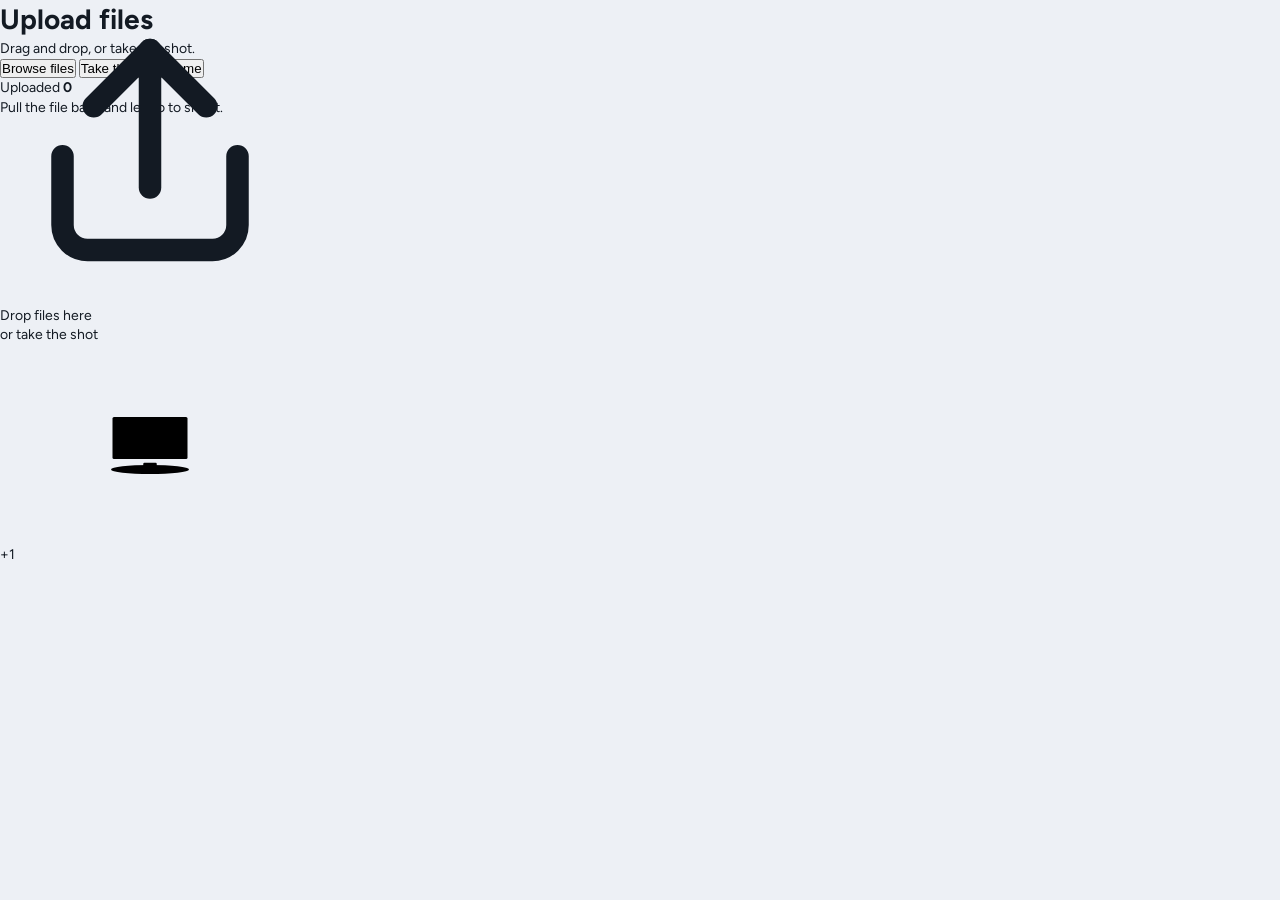
<file: bell/index.html>
<!DOCTYPE html>
<html lang="en"
<head>
    <meta charset="UTF-8">
    <meta name="viewport" content="width=device-width, initial-scale=1.0">
    <meta name="claude:viewport-fit-sides" content="cover">
    <link rel="preconnect" href="https://fonts.googleapis.com">
    <link rel="preconnect" href="https://fonts.gstatic.com" crossorigin>
    <link href="https://fonts.googleapis.com/css2?family=Figtree:wght@400;500;600;700&display=swap" rel="stylesheet">
    <title>Basketball Style File Upload</title>
    <link rel="stylesheet" href="./style.css">
</head>

<body>
    <div class="stage" id="stage">
        <div class="world" id="world">
            <div class="hoopg" id="hoopg">
                <div class="zone" id="zone">
                    <svg viewBox="0 0 24 24" fill="none" stroke="currentColor" stroke-width="1.8" stroke-linecap="round"
                        stroke-linejoin="round" aria-hidden="true">
                        <path d="M12 15V4" />
                        <path d="M7.5 8.5 12 4l4.5 4.5" />
                        <path d="M5 12.5V18a2 2 0 0 0 2 2h10a2 2 0 0 0 2-2v-5.5" />
                    </svg>
                    <div class="zt">Drop files here</div>
                    <div class="zs">or take the shot</div>
                </div>
                <svg class="hoop" viewBox="0 0 400 260" aria-hidden="true">
                    <rect class="board" x="150" y="96" width="100" height="56" rx="2" />
                    <g class="net" id="net">
                        <path class="meshline" id="mesh" />
                    </g>
                    <rect class="bracket" x="191" y="157" width="18" height="9" rx="1.5" />
                    <ellipse class="rim" cx="200" cy="166" rx="52" ry="6" />
                </svg>
                <div class="pop" id="pop">+1</div>
            </div>

            <div id="dots"></div>
            <svg class="aim" id="aim" aria-hidden="true" hidden>
                <line class="band" id="band" x1="0" y1="0" x2="0" y2="0" />
                <line class="arrow" id="aimLine" x1="0" y1="0" x2="0" y2="0" />
                <path id="aimHead" d="" />
            </svg>

            <div class="file idle" id="file" role="button" tabindex="0" aria-label="Shoot the file into the hoop">
                <div class="inner" id="fileInner"></div>
            </div>
            <div class="cap" id="cap"></div>
        </div>

        <header class="head" id="head">
            <div class="headl">
                <h1>Upload files</h1>
                <p class="sub">Drag and drop, or take the shot.</p>
                <div class="actions">
                    <button class="btn" id="browse" type="button">Browse files</button>
                    <button class="btn ghost" id="auto" type="button">Take the shot for me</button>
                </div>
            </div>
            <div class="badge" id="badge">Uploaded <b id="count">0</b></div>
        </header>

        <div class="dock">
            <p class="status" id="status" aria-live="polite">Pull the file back and let go to shoot.</p>
            <ul class="list" id="list"></ul>
        </div>
        <input type="file" id="input" multiple hidden>
    </div>


</body>

</html>
</file>
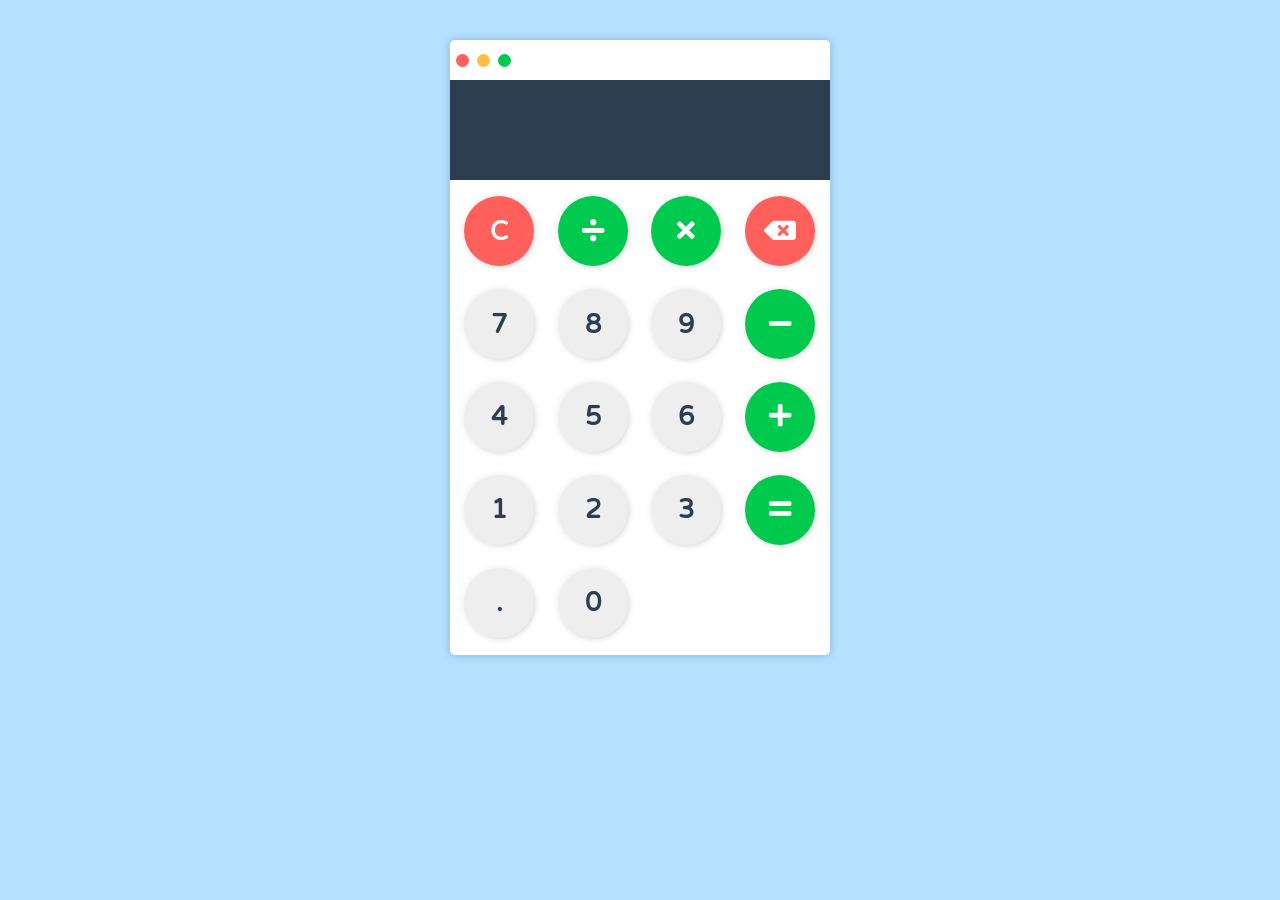
<file: calculator/index.html>
<!doctype html>
<html lang="en">
  <head>
    <meta charset="UTF-8" />
    <meta name="viewport" content="width=device-width, initial-scale=1.0" />
    <title>Calculator</title>
    <link rel="stylesheet" href="./style.css" />
    <link rel="stylesheet" href="./assets/fontawesome/css/all-fonts.min.css" />
  </head>
  <body>
    <!-- CALCULATOR APP -->
    <div class="calculator-container">
      <div class="header-nav">
        <span class="header-dot red-dot"></span>
        <span class="header-dot yellow-dot"></span>
        <span class="header-dot green-dot"></span>
      </div>
      <!-- OUTPUT -->
      <div class="display-input-wrapper">
        <div class="output-operand previous-operand"></div>
        <div class="output-operand current-operand"></div>
      </div>

      <div class="buttons-wrapper">
        <button class="btn operator" data-btn="c">C</button>
        <button class="btn operator green-operator" data-btn="/">
          <i class="fa fa-divide"></i>
        </button>
        <button class="btn operator green-operator" data-btn="*">
          <i class="fa fa-times"></i>
        </button>
        <button class="btn operator" data-btn="de">
          <i class="fa fa-backspace"></i>
        </button>
        <button class="btn" data-btn="7">7</button>
        <button class="btn" data-btn="8">8</button>
        <button class="btn" data-btn="9">9</button>
        <button class="btn operator green-operator" data-btn="-">
          <i class="fa fa-minus"></i>
        </button>
        <button class="btn" data-btn="4">4</button>
        <button class="btn" data-btn="5">5</button>
        <button class="btn" data-btn="6">6</button>
        <button class="btn operator green-operator" data-btn="+">
          <i class="fa fa-plus"></i>
        </button>
        <button class="btn" data-btn="1">1</button>
        <button class="btn" data-btn="2">2</button>
        <button class="btn" data-btn="3">3</button>
        <button class="btn operator green-operator" data-btn="=">
          <i class="fa fa-equals"></i>
        </button>
        <button class="btn" data-btn=".">.</button>
        <button class="btn" data-btn="0">0</button>
      </div>
    </div>

    <!-- SCIPRTS -->
    <script src="./main.js"></script>
  </body>
</html>
</file>
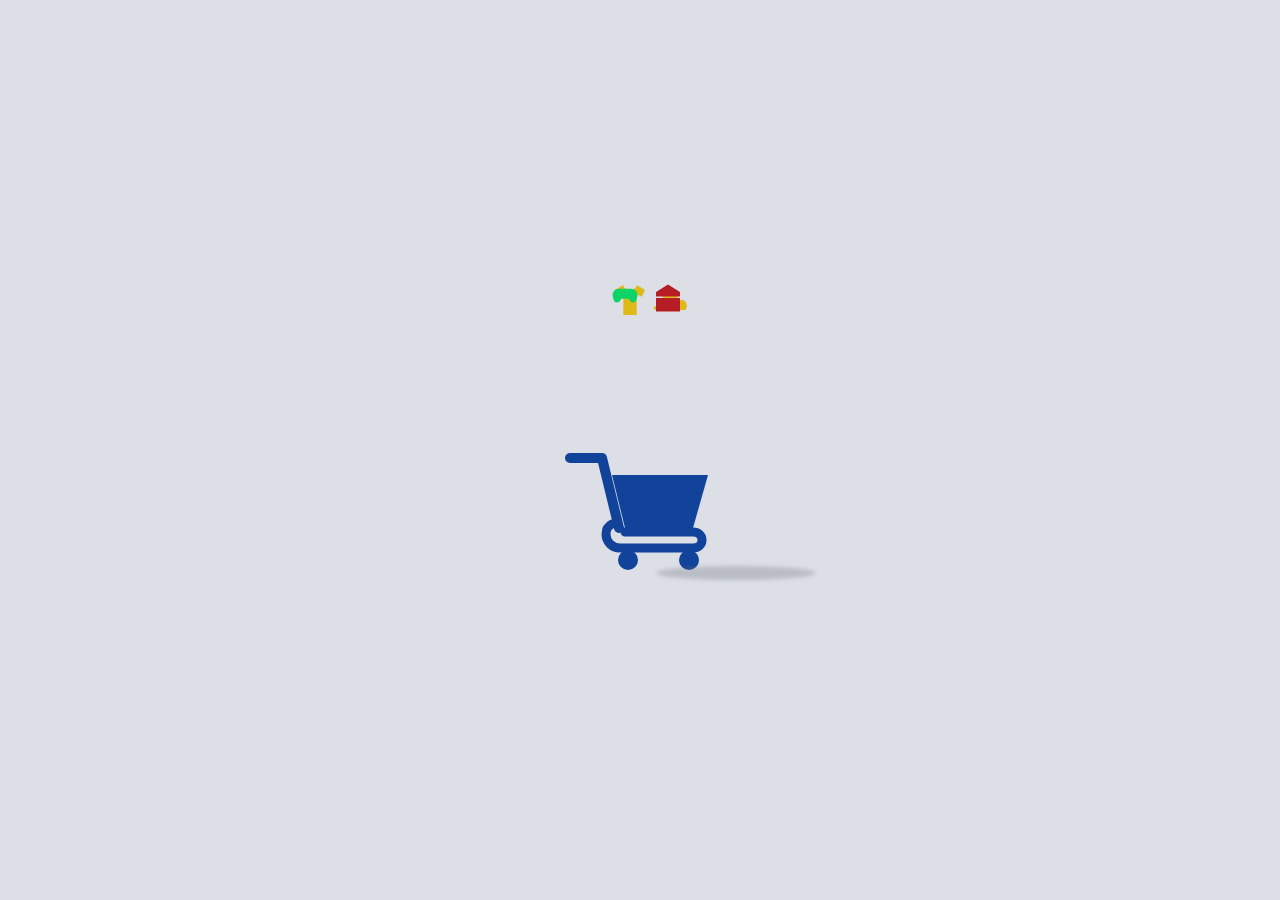
<file: Cart loading animation/index.html>
<!DOCTYPE html>
<html lang="en">
<head>
    <meta charset="UTF-8">
    <meta name="viewport" content="width=device-width, initial-scale=1.0">
    <title>Cart loading animation</title>
    <link rel="stylesheet" href="style.css">
</head>
<body>
    <div class="cart-stage">
        <div class="items" id="items"></div>
       <svg
       class="cart-icon"
       width="180"
       height="180"
       viewBox="0 0 180 180"
       fill="none"
       xmlns="http://www.w3.org/2000/svg"> 
       <!-- handle -->
        <path
        d="M20 38H52L69 108"
        stroke="currentColor"
        stroke-width="10"
        stroke-linecap="round"
        stroke-linejoin="round"
        />
        <!-- cart basket -->
        <path
       d="M62 55H158L143 108H75L62 55Z"
       fill="currentColor"
        />
        <!--  lower cart frame -->
    <path
    d="M75 112H143C148 112 152 115 152 120C152 125 148 128 143 128H70C62 128 56 122 56 114C56 110 58 106 62 104"
    stroke="currentColor"
    stroke-width="9"
    stroke-linecap="round"
    stroke-linejoin="round"
  />
  <!-- left wheel -->
   <circle
  cx="78" 
  cy="140"
  r="10"
  fill="currentColor"/>
  <!-- right wheel -->
  <circle
  cx="139"
  cy="140"
  r="10"
  fill="currentColor"/>
    </svg>
      <div class="cart-shadow"></div>
    </div>
    <script src="./javascript.js" ></script>
 
    
</body>
</html>
</file>
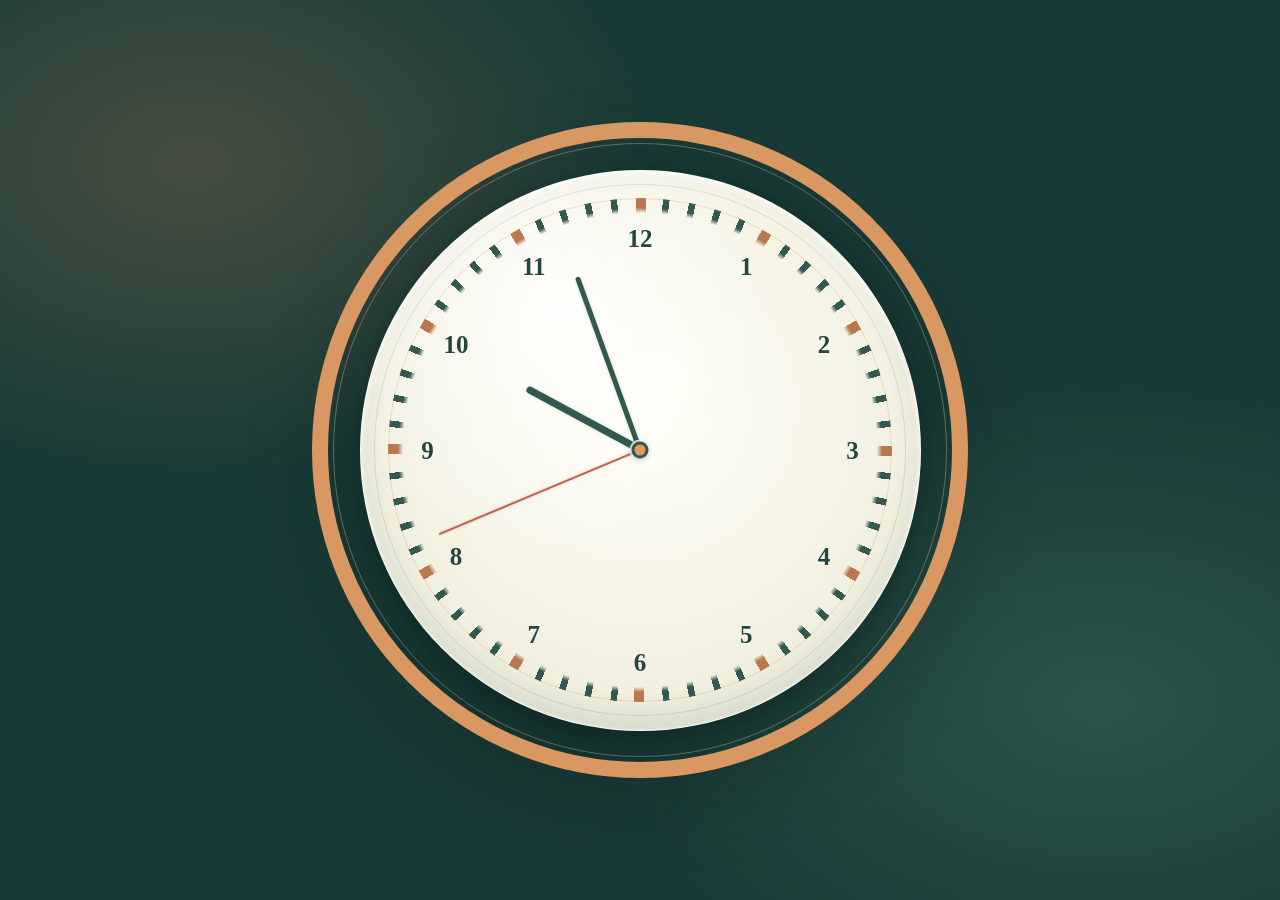
<file: modern clock/index.html>
<!DOCTYPE html>
<html lang="en">

<head>
    <meta charset="UTF-8">
    <meta name="viewport" content="width=device-width, initial-scale=1.0">
    <title>modern clock ⏰</title>
    <link rel="stylesheet" href="style.css">

   
</head>

<body>
    <div class="clock" >
        <svg class="bezel" viewBox="0 0 660 660">
            <circle cx="330" cy="330" r="320"/>
        </svg>
        <div class="dial">
            <div class="markers"></div>
            <div class="numbers" aria-hidden="true">
                <span>12</span>
                <span>1</span>
                <span>2</span>
                <span>3</span>
                <span>4</span>
                <span>5</span>
                <span>6</span>
                <span>7</span>
                <span>8</span>
                <span>9</span>
                <span>10</span>
                <span>11</span>
            </div>
            <i class="hand hour"></i>
            <i class="hand minute"></i>
            <i class="hand second"></i>
            <span class="pin"></span>
        </div>
    </div>
  
     

<script src="script.js" defer></script>
</body>


</html>
</file>
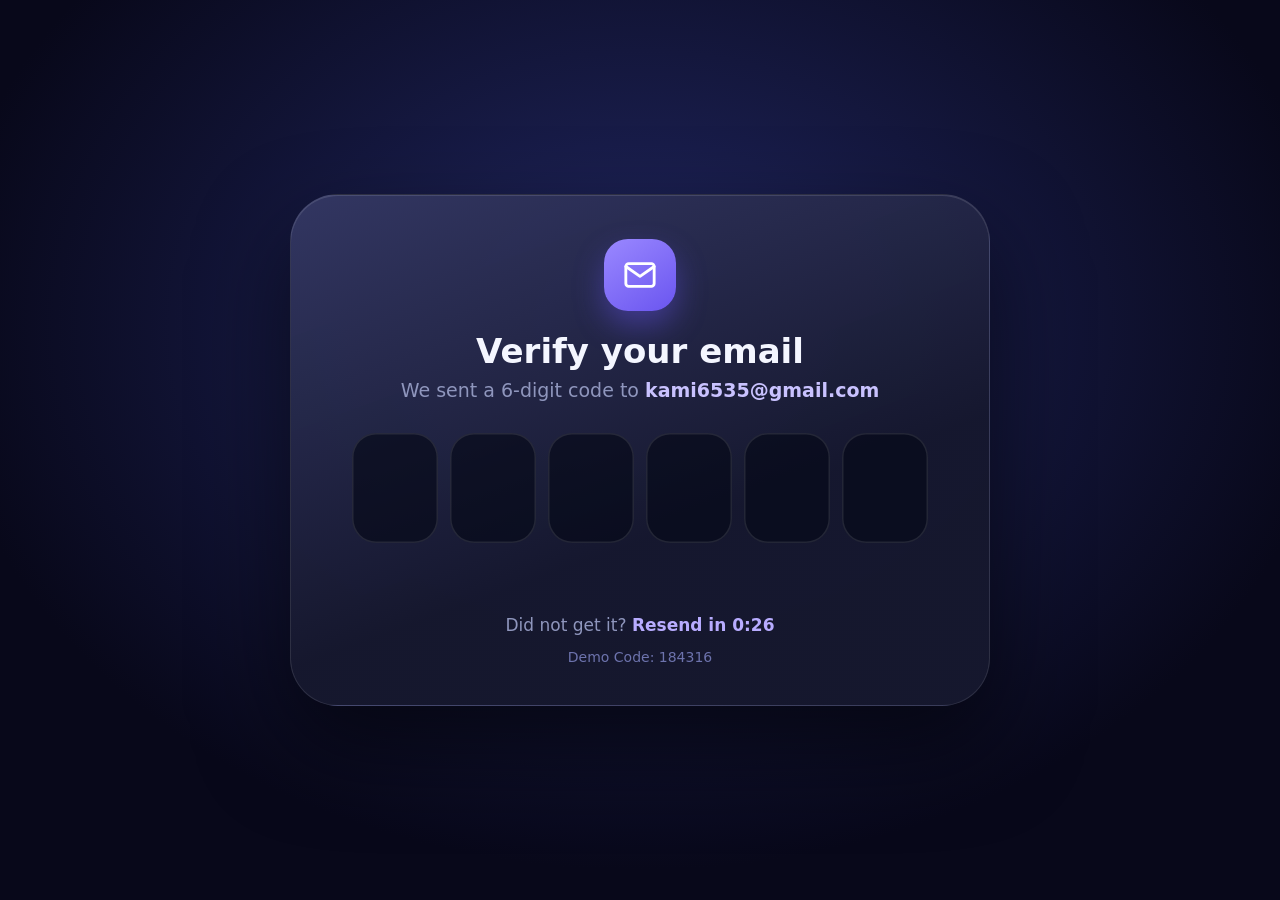
<file: otp/index.html>
<!DOCTYPE html>
<html lang="en">
  <head>
    <meta charset="UTF-8">
    <meta name="viewport" content="width=device-width, initial-scale=1.0">
    <title>6-Digit Code that Fills the Input Field</title>
    <link rel="stylesheet" href="./style.css">
  </head>
  <body>
    <!-- 6 Digit Code that Fills the Input Field -->
    <div class="card" id="card">
      <div class="ico" id="ico">
        <svg width="34" height="34" viewBox="0 0 24 24" fill="none" stroke="#fff" stroke-width="2" stroke-linecap="round" stroke-linejoin="round" aria-hidden="true">
          <path d="M4 4h16a2 2 0 0 1 2 2v12a2 2 0 0 1-2 2H4a2 2 0 0 1-2-2V6a2 2 0 0 1 2-2z"></path>
          <path d="M22 6l-10 7L2 6"></path>
        </svg>
      </div>
      <h1 id="ttl">Verify your email</h1>
      <p class="sub" id="sub">We sent a 6-digit code to <b>kami6535@gmail.com</b></p>
      <div class="otp" id="otp" aria-label="One-time password"></div>
      <div class="msg" id="msg" role="status" aria-live="polite"></div>
      <div class="rs">Did not get it? <b id="cd">Resend in 0:27</b></div>
      <div class="hint">Demo Code: 184316</div>
    </div>
    <script src="./script.js"></script>
  </body>
</html>
</file>
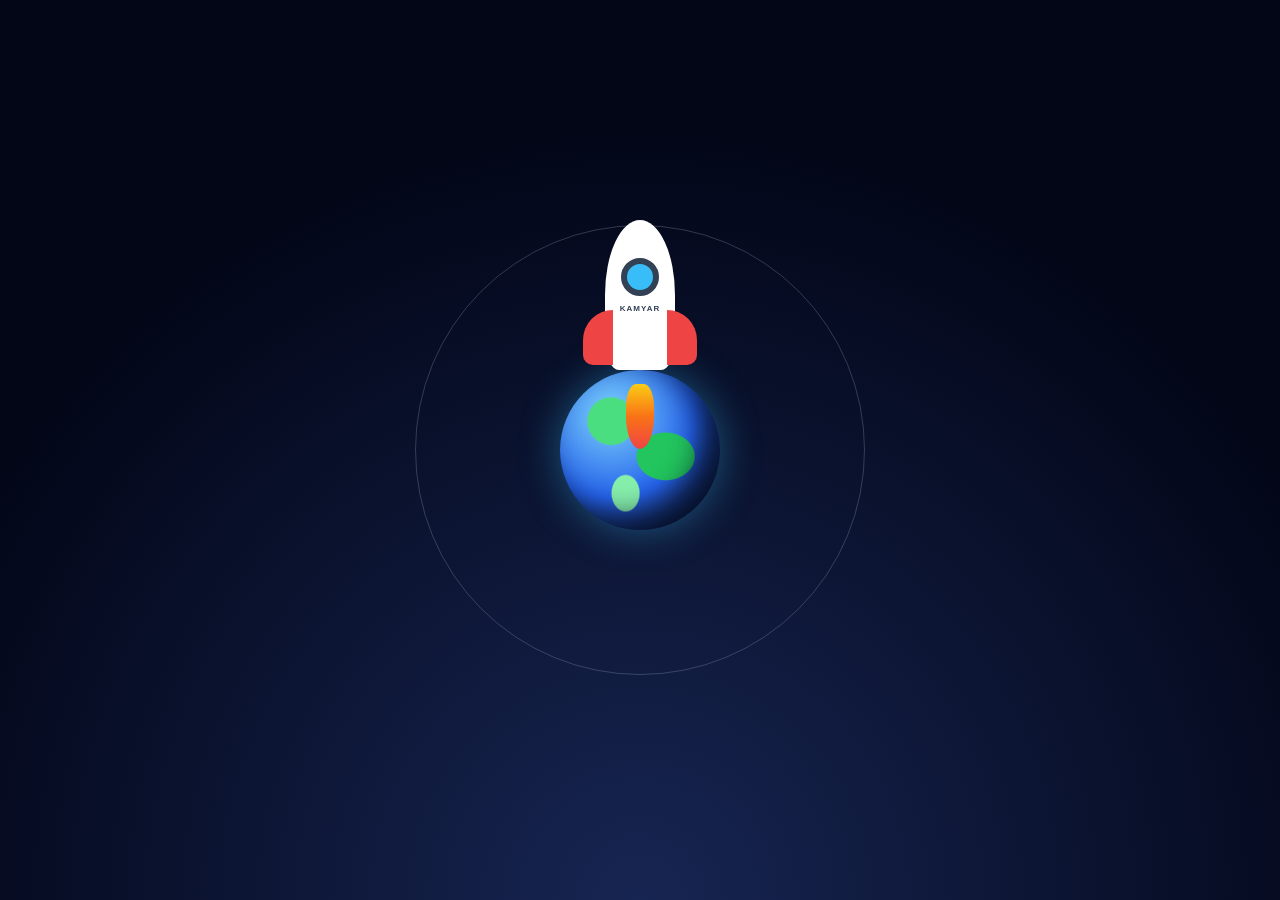
<file: rocket/index.html>
<!DOCTYPE html>
<html lang="en">

<head>
    <meta charset="UTF-8">
    <meta name="viewport" content="width=device-width, initial-scale=1.0">

    <title>Rocket</title>
    <link rel="stylesheet" href="style.css">
    <script src="javascript.js" defer></script>
</head>

<body>
    <!-- Item Rocket   -->
    <div class="scene">
        <div class="earth" role="img" aria-label="Earth"></div>
        <div class="orbit-track"></div>
        <div class="orbit">
            <div class="rocket" id="rocket">
                <div class="window"></div>
                <span class="rocket-label">Kamyar</span>
                <div class=" fin left"></div>
                <div class=" fin right"></div>
                <div class=" fiame  "></div>
            </div>
        </div>
    </div>

</body>

</html>
</file>
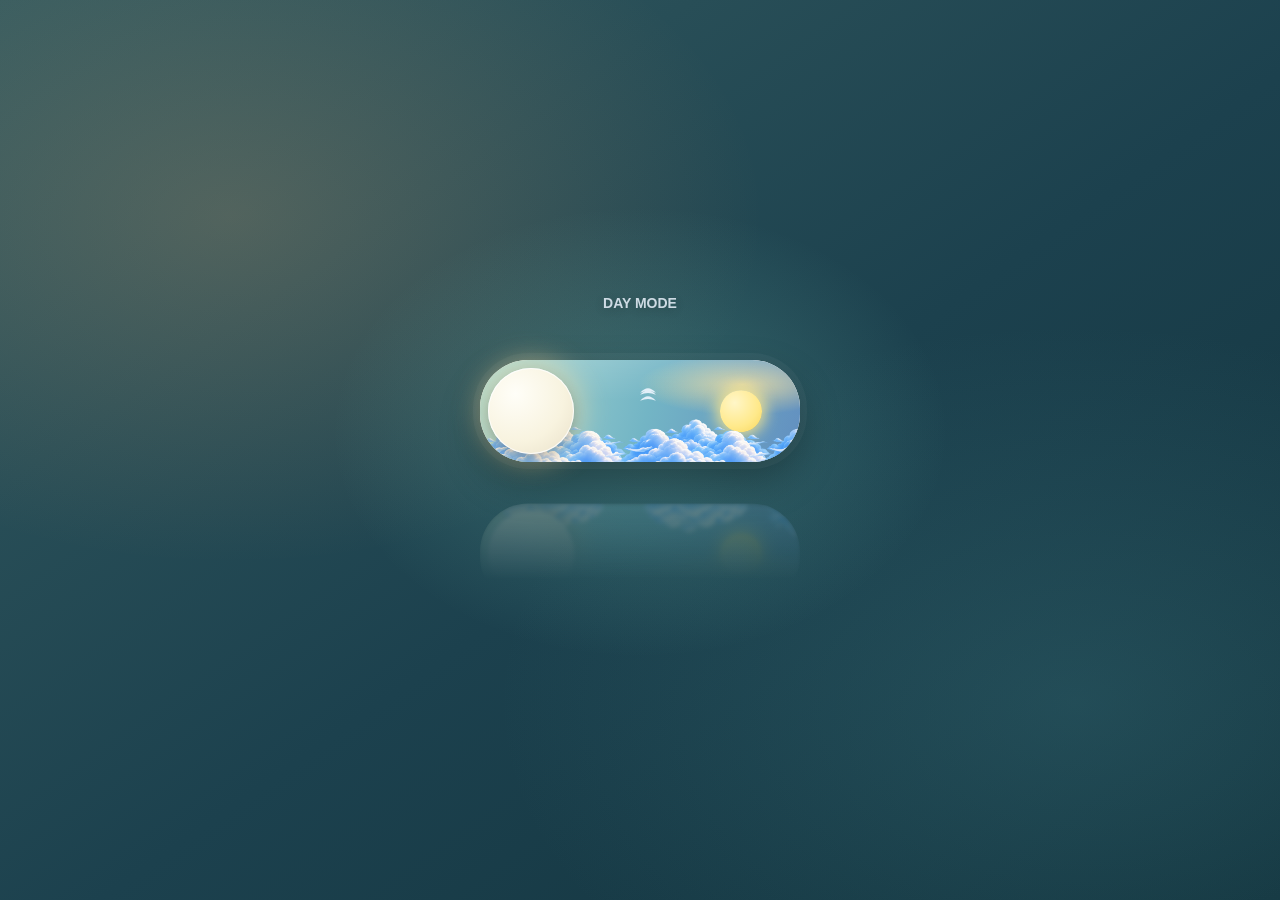
<file: Day-Night-Toggle-main/essats/img/index.html>
<!DOCTYPE html>
<html lang="en">

<head>
  <meta charset="UTF-8">
  <meta name="viewport" content="width=device-width, initial-scale=1.0">
  <title>Day / Night mode toggle</title>
</head>
<link rel="stylesheet" href="./style.css">

<body>
  <div class="stage" id="stage">

    <!-- =========================
         PAGE STARS
    ========================== -->
    <div class="page-stars" id="pageStars"></div>


    <!-- =========================
         SHOOTING STARS
    ========================== -->
    <div class="shooting-stars">

      <div class="shooting" style="
          top:14%;
          left:70%;
          animation-duration:5.5s;
          animation-delay:.2s;
        "></div>

      <div class="shooting" style="
          top:26%;
          left:40%;
          animation-duration:8s;
          animation-delay:.5s;
        "></div>

      <div class="shooting" style="
          top:8%;
          left:85%;
          animation-duration:7s;
          animation-delay:.8s;
        "></div>

    </div>


    <!-- =========================
         MAIN SCENE
    ========================== -->
    <div class="scene">

      <!-- LABEL -->
      <div class="label">

        <span id="labelDay" class="visible">
          Day Mode
        </span>

        <span id="labelNight">
          Night Mode
        </span>

      </div>


      <!-- =========================
           MAIN TOGGLE
      ========================== -->
      <button class="switch" id="switchBtn" aria-pressed="false" aria-label="Toggle day and night mode">

        <div class="track">

          <!-- TRACK STARS -->
          <div class="stars" id="trackStars"></div>


          <div class="toggle-shooting-stars">
            <span class="toggle-shooting s1"></span>
            <span class="toggle-shooting s2"></span>
            <span class="toggle-shooting s3"></span>
          </div>

          <!-- MOON -->
          <div class="moon">

            <div class="moon">🌙</div>

          </div>


          <!-- SUN -->
          <div class="sun"></div>


          <!-- =========================
               FLYING BIRDS
          ========================== -->
          <div class="birds">

            <svg class="bird b1" viewBox="0 0 14 8" aria-hidden="true">
              <path class="wing" d="M0 6 Q7 -2 14 6 Q7 3 0 6Z" fill="#eef6ff" />
            </svg>


            <svg class="bird b2" viewBox="0 0 14 8" aria-hidden="true">
              <path class="wing" d="M0 6 Q7 -2 14 6 Q7 3 0 6Z" fill="#eef6ff" />
            </svg>


            <svg class="bird b3" viewBox="0 0 14 8" aria-hidden="true">
              <path class="wing" d="M0 6 Q7 -2 14 6 Q7 3 0 6Z" fill="#eef6ff" />
            </svg>

          </div>


          <!-- =========================
               MOVING CLOUD
          ========================== -->
          <div class="clouds">

            <div class="cloud-track">

              <img src="cloud2.png" alt="" aria-hidden="true" draggable="false">

              <img src="cloud2.png" alt="" aria-hidden="true" draggable="false">

              <img src="cloud2.png" alt="" aria-hidden="true" draggable="false">

              <img src="cloud2.png" alt="" aria-hidden="true" draggable="false">

            </div>

          </div>

        </div>


        <!-- =========================
             KNOB
        ========================== -->
        <div class="knob"></div>

      </button>



      <!-- =========================
           REFLECTION
      ========================== -->
      <div class="switch reflection" id="reflectionEl" aria-hidden="true">

        <div class="track">

          <!-- REFLECTION STARS -->
          <div class="stars" id="reflectionStars"></div>


          <!-- REFLECTION MOON -->
          <div class="moon">

            <div class="moon">🌙</div>


          </div>


          <!-- REFLECTION SUN -->
          <div class="sun"></div>


          <!-- =========================
               REFLECTION CLOUD
          ========================== -->
          <div class="clouds">

            <div class="cloud-track">

              <img src="cloud.png" alt="" aria-hidden="true" draggable="false">

              <img src="cloud.png" alt="" aria-hidden="true" draggable="false">


              <img src="cloud2.png" alt="" aria-hidden="true" draggable="false">

              <img src="cloud2.png" alt="" aria-hidden="true" draggable="false">
            </div>

          </div>

        </div>


        <!-- REFLECTION KNOB -->
        <div class="knob"></div>

      </div>

    </div>

  </div>
  <script src="javascript.js" defer></script>
</body>

</html>
</file>
<file: bell/style.css>
* {
  margin: 0;
  padding: 0;
  box-sizing: border-box;
}
:root {
  --panel: #edf0f5;
  --card: #ffffff;
  --ink: #131a23;
  --muted: #68717f;
  --line: #c3c9d3;
  --chip: #e1e5ec;
  --orange: #e2723a;
  --orange-deep: #c4552a;
  --tint: #fdf0e6;
  --net: #a9afb9;
  --ok: #389a66;
  --paper: #ffffff;
  --fold: #e4e7ec;
  --fileline: #d3d7de;
  --pdf: #d94a5f;
  --shadow: rgba(24, 34, 54, 0.28);
  --font: "Figtree", system-ui, -apple-system, "Segoe UI", Roboto, sans-serif;
}
@media (prefers-color-scheme: dark) {
  :root:not([data-theme="light"]) {
    --panel: #151a21;
    --card: #1d242d;
    --ink: #edf0f4;
    --muted: #8c96a4;
    --line: #3a424e;
    --chip: #232b35;
    --orange: #ef8450;
    --orange-deep: #d46a38;
    --tint: #2c2019;
    --net: #5b6572;
    --ok: #52bb85;
    --paper: #f1f3f6;
    --fold: #d5d9df;
    --fileline: #c5cad3;
    --pdf: #e2566b;
    --shadow: rgba(0, 0, 0, 0.55);
    color-scheme: dark;
  }
}
:root[data-theme="dark"] {
  --panel: #151a21;
  --card: #1d242d;
  --ink: #edf0f4;
  --muted: #8c96a4;
  --line: #3a424e;
  --chip: #232b35;
  --orange: #ef8450;
  --orange-deep: #d46a38;
  --tint: #2c2019;
  --net: #5b6572;
  --ok: #52bb85;
  --paper: #f1f3f6;
  --fold: #d5d9df;
  --fileline: #c5cad3;
  --pdf: #e2566b;
  --shadow: rgba(0, 0, 0, 0.55);
  color-scheme: dark;
}
html,
body {
  height: 100%;
}
body {
  background: var(--panel);
  color: var(--ink);
  font-family: var(--font);
  font-size: 14px;
  line-height: 1.4;
  position: relative;
  min-height: 560;
  overflow: hidden;
}
.stage {
  position: absolute;
  inset: 0;
  overflow: hidden;
  user-select: none;
  -webkit-user-select: none;
}
.world {
  position: absolute;
  left: 0;
  top: 0;
  transform-origin: 0 0;
  z-index: 5;
}
/* header */
head{
position: absolute;
left:0;
right:0;
top:0;
z-index: 20;
pointer-events: none;
padding-block:16px 8px;
padding-left: max(16px,(env-safe-area-inset-right,0px));



}
</file>
<file: calculator/style.css>
* {
  margin: 0;
  padding: 0;
  box-sizing: border-box;
}

body {
  font-family: varela;
  background: #b3e1ff;
  color: #fff;
}

@font-face {
  font-family: "varela";
  src: url("./assets/varela-round.ttf");
}

a {
  text-decoration: none;
  color: inherit;
}

ul {
  list-style-type: none;
}

button,
input {
  font-family: varela;
  background: none;
  border: none;
  outline: none;
  cursor: pointer;
}

/* CALCULATOR STYLES */
.calculator-container {
  width: 380px;
  margin: 0 auto;
  background-color: #fff;
  margin-top: 2.5rem;
  border-radius: 5px;
  box-shadow: 0 0 10px rgba(0, 0, 0, 0.2);
}

.calculator-container .header-nav {
  height: 2.5rem;
  padding: 0.2rem 0.4rem;
  display: flex;
  align-items: center;
  justify-content: flex-start;
}

.calculator-container .header-nav .header-dot {
  display: block;
  height: 13px;
  width: 13px;
  border-radius: 50%;
  margin-right: 0.5rem;
  box-shadow: var(--shadow-light);
  cursor: auto;
}

.calculator-container .header-nav .red-dot {
  background: #ff605c;
}

.calculator-container .header-nav .yellow-dot {
  background: #ffbd44;
}

.calculator-container .header-nav .green-dot {
  background: #00ca4e;
}

.calculator-container .display-input-wrapper {
  margin-bottom: 10px;
  height: 100px;
  background: #2c3e50;
  padding: 1rem 0.7rem;
}

.calculator-container .display-input-wrapper .output-operand {
  font-size: 2rem;
  text-align: right;
  width: 100%;
  overflow: auto;
}

.calculator-container
  .display-input-wrapper
  .output-operand::-webkit-scrollbar {
  display: none;
}
.calculator-container .display-input-wrapper .previous-operand {
  margin-bottom: 0.5rem;
  font-size: 1.3rem;
  color: #cecece;
}

.calculator-container .buttons-wrapper {
  display: grid;
  grid-template-columns: repeat(4, 1fr);
  grid-gap: 10px;
  padding: 0 0.5rem 0.7rem 0.5rem;
}
.calculator-container .buttons-wrapper .btn {
  background: #efefef;
  border-radius: 0.5rem;
  color: #444;
  border: none;
  color: #2c3e50;
  font-size: 1.6rem;
  width: 70px;
  height: 70px;
  font-weight: 700;
  background: #eee;
  margin: 0.4rem;
  border-radius: 50%;
  transition: 0.2s ease-in-out;
  box-shadow: -1px -1px 14px rgba(255, 255, 255, 0.7),
    -2px -2px 4px rgba(238, 238, 238, 0.376), 1px 1px 8px rgba(0, 0, 0, 0.075),
    1px 1px 4px rgba(0, 0, 0, 0.15);
}

.calculator-container .buttons-wrapper .btn:hover {
  box-shadow: -1px -1px 6px rgba(255, 255, 255, 0.6),
    -1px -1px 4px rgba(255, 255, 255, 0.4),
    1px 1px 2px rgba(255, 255, 255, 0.05), 1px 1px 4px rgba(0, 0, 0, 0.1);
}

.calculator-container .buttons-wrapper .btn:active {
  box-shadow: inset -2px -2px 6px rgba(255, 255, 255, 0.7),
    inset -2px -2px 4px rgba(255, 255, 255, 0.5),
    inset 2px 2px 2px rgba(255, 255, 255, 0.075),
    inset 2px 2px 4px rgba(0, 0, 0, 0.15);
}

.calculator-container .buttons-wrapper .operator {
  background: #ff605c;
  color: #fff;
}

.calculator-container .buttons-wrapper .green-operator {
  background: #00ca4e;
}

.calculator-container .buttons-wrapper .top-operator:first-child {
  background: #2c3e50;
}
</file>
<file: Cart loading animation/style.css>
* {
  margin: 0;
  padding: 0;
  box-sizing: border-box;
}
html,
body {
  height: 100%;
  display: flex;
  justify-content: center;
  align-items: center;
  background: #dcdfe6;
  font-family:
    -apple-system, BlinkMacSystemFont, "Segoe UI", Roboto, Oxygen, Ubuntu,
    Cantarell, "Open Sans", "Helvetica Neue", sans-serif;
}
.cart-stage {
  position: relative;
  width: 320px;
  height: 380px;
}
.cart-icon {
  position: absolute;
  left: 50%;
  bottom: 40px;
  transform: translateX(-50%);
  color: #11439b;
  animation: stageSlide 1s ease-in-out infinite;
}
@keyframes stageSlide {
  0% {
    transform: translateX(-50%);
  }
  50% {
    transform: translateX(-60%);
  }
  100% {
    transform: translateX(-50%);
  }
}
.cart-shadow {
  position: absolute;
  background: #6b6f76;
  left: 55%;
  bottom: 60px;
  width: 160px;
  height: 14px;
  border-radius: 50%;
  filter: blur(2px);
  opacity: .3;
  animation: stageSlide 1s ease-in-out infinite;
}
.items {
  position: absolute;
  top: 20px;
  left: 50%;
  width: 160px;
  height: 180px;
  transform: translateX(-50%);
}
.fall-item{
    position: absolute;
    left: 50%;
    top: 0;
    color: #dfba16;
    animation: fallIntoCart 1s linear infinite;
  }

  .item-1{
    margin-left: -30px;
    animation-delay: 0s;

  }

  .item-2{
    margin-left: -30px;
    animation-delay: 0.6s;
    color: #0ed467;
  }


  .item-4{
    margin-left: 10px;
    animation-delay: 1.2s;
  }

.item-5{
    margin-left: 10px;
    animation-delay: 1.8s;
    color: #b61c24;
}



@keyframes fallIntoCart {

  0% {
    opacity: 0;
    transform: translateY(0) rotate(-20deg) scale(.7);
  }

  12% {
    opacity: .3;
    transform: translateY(26px) rotate(80deg) scale(.8);
  }

  35% {
    opacity: .7;
    transform: translateY(85px) rotate(-60deg) scale(.9);
  }

  60% {
    opacity: 1;
    transform: translateY(150px) rotate(10deg) scale(1);
  }

  75% {
    transform: translateY(175px) rotate(-7deg) scale(.98);
  }

  86% {
    opacity: 1;
    transform: translateY(195px) rotate(5deg) scale(.95);
  }

  96% {
    opacity: 0;
    transform: translateY(225px) rotate(-3deg) scale(.5);
  }

  100% {
    opacity: 0;
    transform: translateY(225px) rotate(0deg) scale(.5);
  }

}
</file>
<file: modern clock/style.css>
* {
  margin: 0;
  padding: 0;
  box-sizing: border-box;
}

body {
  display: flex;
  justify-content: center;
  align-items: center;
  min-height: 100vh;
  overflow: hidden;
  background:
    radial-gradient(ellipse at 15% 18%, rgb(214 139 93 / 24%), transparent 30%),
    radial-gradient(
      ellipse at 86% 78%,
      rgb(104 175 145 / 22%),
      transparent 32%
    ),
    #193b37;
}

.clock {
  position: relative;
  width: min(82vw, 82vh, 660px);
  aspect-ratio: 1;
  filter: drop-shadow(0 28px 30px rgb(5 20 18 / 38%));
}

.clock::after {
  position: absolute;
  inset: 3.5%;
  border: 1px solid rgb(255 231 198 / 30%);
  border-radius: 50%;
  content: "";
  pointer-events: none;
}

.bezel {
  position: absolute;
  inset: 0;
  display: block;
  width: 100%;
  height: 100%;
}

.bezel circle {
  fill: none;
  stroke: #d99762;
  stroke-width: 16;
  stroke-dasharray: 2011;
  animation: draw 3.4s ease both;
}

@keyframes draw {
  from {
    stroke-dashoffset: 2011;
  }
  to {
    stroke-dashoffset: 0;
  }
}

.dial {
  position: absolute;
  inset: 7.5%;
  border-radius: 50%;
  border: 1px solid rgb(255 255 255 / 78%);
  background:
    radial-gradient(
      ellipse at 34% 25%,
      rgb(255 255 255 / 80%),
      transparent 42%
    ),
    radial-gradient(circle at 50% 42%, #fffef7, #f1f0df 67%, #d9e0cd);
  box-shadow:
    inset 0 2px 6px rgb(255 255 255 / 90%),
    inset 0 -12px 28px rgb(52 78 64 / 12%),
    0 4px 12px rgb(5 20 18 / 15%);
  animation: reveal 1s 2.4s both;
}

.dial::before {
  position: absolute;
  inset: 2.5%;
  border: 1px solid rgb(48 82 69 / 14%);
  border-radius: 50%;
  content: "";
  pointer-events: none;
}

.dial::after {
  position: absolute;
  inset: 5%;
  border: 1px solid rgb(201 135 83 / 24%);
  border-radius: 50%;
  content: "";
  pointer-events: none;
}

@keyframes reveal {
  from {
    opacity: 0;
  }
  to {
    opacity: 1;
  }
}

.markers {
  position: absolute;
  inset: 5%;
  border-radius: 50%;
  background:
    repeating-conic-gradient(
      from -1deg,
      #b9784f 0deg 2.4deg,
      transparent 2.4deg 30deg
    ),
    repeating-conic-gradient(
      from -0.75deg,
      #31594d 0deg 1.5deg,
      transparent 1.5deg 6deg
    );
  -webkit-mask: radial-gradient(
    circle closest-side,
    transparent 0 94%,
    #fff 96% 100%
  );
  mask: radial-gradient(circle closest-side, transparent 0 94%, #fff 96% 100%);
  animation: settle 0.48s 0.8s both;
}

.numbers {
  position: absolute;
  inset: 12%;
  z-index: 1;
  color: #24463d;
  font:
    700 clamp(15px, 3.5vw, 25px) / 1 Georgia,
    "Times New Roman",
    serif;
  text-shadow: 0 1px rgb(255 255 255 / 75%);
}

.numbers span {
  position: absolute;
  width: 2em;
  text-align: center;
  transform: translate(-50%, -50%);
}

.numbers span:nth-child(1) {
  top: 0%;
  left: 50%;
}
.numbers span:nth-child(2) {
  top: 6.7%;
  left: 75%;
}
.numbers span:nth-child(3) {
  top: 25%;
  left: 93.3%;
}
.numbers span:nth-child(4) {
  top: 50%;
  left: 100%;
}
.numbers span:nth-child(5) {
  top: 75%;
  left: 93.3%;
}
.numbers span:nth-child(6) {
  top: 93.3%;
  left: 75%;
}
.numbers span:nth-child(7) {
  top: 100%;
  left: 50%;
}
.numbers span:nth-child(8) {
  top: 93.3%;
  left: 25%;
}
.numbers span:nth-child(9) {
  top: 75%;
  left: 6.7%;
}
.numbers span:nth-child(10) {
  top: 50%;
  left: 0%;
}
.numbers span:nth-child(11) {
  top: 25%;
  left: 6.7%;
}
.numbers span:nth-child(12) {
  top: 6.7%;
  left: 25%;
}

@keyframes settle {
  from {
    opacity: 0;
    translate: 0 -40px;
  }
  to {
    opacity: 1;
    translate: 0 0;
  }
}

.hand {
  position: absolute;
  left: 50%;
  bottom: 50%;
  width: 6px;
  border-radius: 999px;
  z-index: 2;
  background: #31594d;
  box-shadow: 0 1px 3px rgb(31 62 52 / 22%);
  transform: translateX(-50%);
  transform-origin: bottom center;
  animation: assemble 0.6s backwards;
}

.hour {
  width: 7px;
  height: 23%;
  --rotation: 30deg;
  animation-delay: 3.8s;
}

.minute {
  width: 5px;
  height: 33%;
  --rotation: 145deg;
  animation-delay: 4s;
}

.second {
  width: 2px;
  height: 39%;
  background: #c65e49;
  --rotation: 220deg;
  animation-delay: 4.2s;
}

.hand {
  transform: translateX(-50%) rotate(var(--rotation, 0deg));
}

.pin {
  position: absolute;
  z-index: 3;
  top: 50%;
  left: 50%;
  width: 17px;
  aspect-ratio: 1;
  border: 3px solid #31594d;
  border-radius: 50%;
  background: #df9a65;
  box-shadow:
    0 1px 5px rgb(31 62 52 / 35%),
    0 0 0 2px rgb(255 255 255 / 80%);
  transform: translate(-50%, -50%);
}

@keyframes assemble {
  from {
    translate: 0 -90px;
    opacity: 0;
  }
  to {
    translate: 0 0;
    opacity: 1;
  }
}

@media (prefers-reduced-motion: reduce) {
  *,
  *::before,
  *::after {
    animation-duration: 0.01ms !important;
    animation-delay: 0ms !important;
  }
}
</file>
<file: otp/style.css>
* {
  padding: 0;
  margin: 0;
  box-sizing: border-box;
}
:root {
  --f: "Segoe UI Variable Display", "Segoe UI", system-ui, sans-serif;
  --n: "Bahnschrift", "Segoe UI", system-ui, sans-serif;
  --ac: #9a88ff;
}
* {
  box-sizing: border-box;
}
body {
  margin: 0;
  min-height: 100vh;
  display: grid;
  place-items: center;
  padding: 20px;
  color: #dfe3ff;
  font-family: var(--f);
  background: radial-gradient(900px 700px at 50% 36%, #202660, #08081a 78%);
}
.card {
  position: relative;
  width: min(700px, 94vw);
  padding: 44px 30px 40px;
  border-radius: 48px;
  text-align: center;
  background: linear-gradient(
    160deg,
    rgba(52, 56, 100, 0.95),
    rgba(22, 24, 46, 0.97) 62%
  );
  border: 1px solid rgba(255, 255, 255, 0.1);
  box-shadow:
    0 40px 90px rgba(0, 0, 0, 0.55),
    inset 0 1px 0 rgba(255, 255, 255, 0.12);
}
.ico {
  width: 72px;
  height: 72px;
  margin: 0 auto 20px;
  border-radius: 24px;
  display: grid;
  place-items: center;
  background: linear-gradient(145deg, #9a88ff, #6a55f0);
  box-shadow: 0 14px 30px rgba(106, 85, 240, 0.42);
  transition: background 0.3s;
}
.card.ok .ico {
  background: linear-gradient(145deg, #5be39a, #1fae60);
}
h1 {
  margin: 0;
  font-size: 34px;
  font-weight: 800;
  color: #f4f6ff;
}
.sub {
  margin: 8px 0 32px;
  color: #8f96bd;
  font-size: 19px;
}
.sub b {
  color: #c9c2ff;
}

/* ===================== COMPONENT CSS ===================== */
.otp {
  display: flex;
  justify-content: center;
  gap: 12px;
}
.otp.err {
  animation: shake 0.4s;
}
@keyframes shake {
  15% {
    translate: -12px 0;
  }
  40% {
    translate: 10px 0;
  }
  65% {
    translate: -6px 0;
  }
}
.otp input {
  width: min(86px, 13vw);
  height: 110px;
  border: 0;
  border-radius: 24px;
  text-align: center;
  background: rgba(6, 8, 24, 0.66);
  color: #fff;
  font: 800 58px var(--n);
  caret-color: var(--ac);
  outline: none;
  box-shadow: inset 0 0 0 1.5px rgba(255, 255, 255, 0.1);
  transition:
    box-shadow 0.2s,
    color 0.2s,
    translate 0.25s;
}
.otp input:focus {
  box-shadow:
    inset 0 0 0 2.5px var(--ac),
    0 0 0 6px rgba(154, 136, 255, 0.18);
}
.otp input:not(:placeholder-shown) {
  box-shadow: inset 0 0 0 1.5px rgba(255, 255, 255, 0.22);
}
.otp.err input {
  box-shadow:
    inset 0 0 0 2.5px #ff6b7d,
    0 0 0 6px rgba(255, 107, 125, 0.14);
  color: #ff8b97;
}
.otp input.good {
  box-shadow:
    inset 0 0 0 2.5px #5eeaa6,
    0 0 26px rgba(94, 234, 166, 0.3);
  color: #5eeaa6;
  translate: 0 -8px;
}
.otp input.drop {
  animation: drop 0.28s cubic-bezier(0.3, 1.6, 0.5, 1);
}
@keyframes drop {
  from {
    translate: 0 -34px;
    opacity: 0;
  }
}
.msg {
  height: 28px;
  margin-top: 18px;
  font-weight: 700;
  font-size: 20px;
}
.msg.bad {
  color: #ff8b97;
}
.msg.good {
  color: #5eeaa6;
}
.rs {
  margin-top: 26px;
  color: #8f96bd;
  font-size: 17px;
}
.rs b {
  color: #b8acff;
}
.hint {
  margin-top: 14px;
  font-size: 14px;
  color: #6d73ad;
}
</file>
<file: rocket/style.css>
* {
  margin: 0;
  padding: 0;
  box-sizing: border-box;
}
body {
  display: grid;
  place-items: center;
  height: 100vh;
  background: radial-gradient(circle at bottom, #172552, #020617 70%);
  overflow: hidden;
}
/* item rocket  */
.scene {
  position: relative;
  width: 100vw;
  height: 100vh;
  overflow: hidden;
  --earth-size: 160px;
  --earth-radius: 80px;
  --orbit-lift: 70px;
  --orbit-radius: 225px;
}
.earth {
  position: absolute;
  z-index: 1;
  top: 50%;
  left: 50%;
  width: var(--earth-size);
  height: var(--earth-size);
  transform: translate(-50%, -50%);
  border-radius: 50%;
  background:
    radial-gradient(ellipse at 32% 32%, #4ade80 0 15%, transparent 16%),
    radial-gradient(ellipse at 66% 54%, #22c55e 0 19%, transparent 20%),
    radial-gradient(ellipse at 41% 77%, #86efac 0 10%, transparent 11%),
    radial-gradient(circle at 32% 28%, #7dd3fc, #2563eb 52%, #0f172a 88%);
  box-shadow:
    inset -18px -14px 28px #020617aa,
    0 0 40px #38bdf866;
}
.orbit-track {
  position: absolute;
  z-index: 0;
  top: 50%;
  left: 50%;
  width: calc(var(--orbit-radius) * 2);
  height: calc(var(--orbit-radius) * 2);
  transform: translate(-50%, -50%);
  border: 1px solid #94a3b84d;
  border-radius: 50%;
  pointer-events: none;
}
.orbit {
  position: absolute;
  z-index: 2;
  top: 50%;
  left: 50%;
  width: 0;
  height: 0;
  transform-origin: 0 0;
  pointer-events: none;
}
.rocket {
  position: absolute;
  top: calc(0px - var(--earth-radius) - 150px);
  left: -35px;
  width: 70px;
  height: 150px;
  background: #fff;
  border-radius: 50% 50% 20% 20%;
  animation: float 2s ease-in-out infinite;
  cursor: pointer;
  pointer-events: auto;
}
span{
  position: absolute;
  font-weight: 200;
  font-size: 10px;
  color: #fff;
  font-family: sans-serif;
  text-transform: uppercase;
  letter-spacing: 1px;
  top: 50%;
}
@keyframes float {
  50% {
    transform: translateY(-12px);
  }
}
.window {
  width: 38px;
  height: 38px;
  background: #38bdf8;
  border: 6px solid #334155;
  border-radius: 50%;
  position: absolute;
  top: 38px;
  left: 16px;
}
.rocket-label {
  position: absolute;
  top: 84px;
  left: 50%;
  transform: translateX(-50%);
  color: #334155;
  font-size: 8px;
  font-weight: 700;
  white-space: nowrap;
  pointer-events: none;
}
.fin {
  position: absolute;
  width: 30px;
  height: 55px;
  background: #ef4444;
  bottom: 5px;
}
.left {
  left: -22px;
  border-radius: 30px 0 0 10px;
}
.right {
  right: -22px;
  border-radius: 0 30px 10px 0px;
}
.fiame {
  position: absolute;
  width: 28px;
  height: 65px;
  background: linear-gradient(#facc15, #f97316, #ef4444);
  border-radius: 50% 50% 70% 70%;
  left: 21px;
  bottom: -79px;
  animation: free 0.15s infinite alternate;
}
.smoke {
  position: absolute;
  width: 12px;
  height: 12px;
  background: #cbd5e1;
  border-radius: 50%;
  pointer-events: none;
  animation: smoke 1.2s linear forwards;
  opacity: 0.65;
}
.scene.launch .rocket {
  animation: vertical-flight 6s ease-in-out forwards;
}
.scene.launch .orbit {
  animation: earth-orbit 6s linear forwards;
}
@keyframes free {
  100% {
    height: 80px;
    transform: scaleX(0.8);
  }
}
@keyframes smoke {
  100% {
    transform: translate(var(--x), -100px) scale(4);
    opacity: 0;
  }
}
@keyframes vertical-flight {
  0% {
    transform: translateY(0);
  }
  15%,
  85% {
    transform: translateY(calc(0px - var(--orbit-lift)));
  }
  100% {
    transform: translateY(0);
  }
}
@keyframes earth-orbit {
  0%,
  15% {
    transform: rotate(0deg);
  }
  85%,
  100% {
    transform: rotate(360deg);
  }
}
@media (max-width: 420px) {
  .scene {
    --earth-size: 120px;
    --earth-radius: 60px;
    --orbit-lift: 40px;
    --orbit-radius: 175px;
  }
}
@media (max-height: 600px) {
  .scene {
    --earth-size: 120px;
    --earth-radius: 60px;
    --orbit-lift: 30px;
    --orbit-radius: 165px;
  }
}
</file>
<file: Day-Night-Toggle-main/essats/img/style.css>
* {
  box-sizing: border-box;
  margin: 0;
  padding: 0;
}
html,
body {
  height: 100%;
  margin: 0;
  font-family: "Segoe UI", Helvetica, Arial, sans-serif;
  overflow: hidden;
  background:
    radial-gradient(
      ellipse at 50% 48%,
      rgba(124, 210, 192, 0.28),
      transparent 34%
    ),
    radial-gradient(
      ellipse at 18% 24%,
      rgba(239, 174, 112, 0.2),
      transparent 36%
    ),
    radial-gradient(
      ellipse at 84% 78%,
      rgba(80, 148, 157, 0.22),
      transparent 38%
    ),
    linear-gradient(145deg, #345b60 0%, #1c414e 54%, #12333d 100%);
  transition: background 1.1s ease;
}
/* Night background */
body.night {
  background:
    radial-gradient(
      ellipse at 50% 48%,
      rgba(56, 114, 132, 0.34),
      transparent 38%
    ),
    radial-gradient(
      ellipse at 18% 22%,
      rgba(111, 95, 119, 0.2),
      transparent 34%
    ),
    radial-gradient(
      ellipse at 86% 76%,
      rgba(34, 111, 104, 0.2),
      transparent 40%
    ),
    linear-gradient(145deg, #182a39 0%, #101a2b 58%, #102d32 100%);
}
body {
  display: flex;
  align-items: center;
  justify-content: center;
}
/* fullscreen stage */
.stage {
  position: relative;
  width: min(100vw, 100vh);
  height: min(100vw, 100vh);
  overflow: hidden;
}
/*PAGE STARE  */
.page-stars {
  position: absolute;
  inset: 0;
  pointer-events: none;
  opacity: 0;
  transition: opacity 1.2s ease;
  z-index: 0;
}
.stage.night .page-stars {
  opacity: 1;
}

.page-stars span {
  position: absolute;
  width: var(--star-size, 2px);
  height: var(--star-size, 2px);
  background: #fff;
  border-radius: 50%;
  box-shadow: 0 0 7px rgba(201, 245, 255, 0.9);
  animation: twinkle var(--twinkle-duration, 3s) ease-in-out infinite;
}
@keyframes twinkle {
  0%,
  100% {
    opacity: 0.22;
    transform: scale(0.7);
  }
  50% {
    opacity: 1;
    transform: scale(1.45);
  }
}
.shooting-stars {
  position: absolute;
  inset: 0;
  pointer-events: none;
  opacity: 0;
  transition: opacity 1s ease;
}
.stage.night .shooting-stars {
  opacity: 1;
}
.shooting {
  position: absolute;
  width: 2px;
  height: 2px;
  background: #fff;
  opacity: 0;
  transform: rotate(-32deg);
  animation: shoot 0.5s linear infinite;
}
.shooting::before {
  content: "";
  position: absolute;
  top: 50%;
  right: 0;
  width: 90px;
  height: 1px;
  transform: translateY(-50%);
  background: linear-gradient(
    90deg,
    rgba(225, 255, 225, 0),
    rgba(225, 255, 225, 0.9)
  );
}
@keyframes shoot {
  0% {
    opacity: 0;
    transform: rotate(-32deg) translateX(0);
  }
  2% {
    opacity: 1;
  }
  12% {
    opacity: 0;
    transform: rotate(-32deg) translateX(-160px);
  }
  100% {
    opacity: 0;
    transform: rotate(-32deg) translateX(-160px);
  }
}
/*SHOTING STARTS INSIDE TOGGLE */

.toggle-shooting-stars {
  position: absolute;
  inset: 0;
  pointer-events: none;
  opacity: 0;
  overflow: hidden;
  transition: opacity 1s ease;
}

.switch.night .toggle-shooting-stars {
  opacity: 1;
}
.toggle-shooting {
  position: absolute;

  width: 3px;
  height: 3px;

  border-radius: 50%;

  background: #fff;

  opacity: 0;

  transform: rotate(-32deg);

  box-shadow: 0 0 5px rgba(255, 255, 255, 0.9);

  animation: toggleShoot 3.5s linear infinite;
}

.toggle-shooting::before {
  content: "";

  position: absolute;

  top: 50%;
  right: 0;

  width: 55px;
  height: 1px;

  transform: translateY(-50%);

  background: linear-gradient(
    90deg,
    rgba(255, 255, 255, 0),
    rgba(255, 255, 255, 0.85)
  );
}

/* Star 1 */

.toggle-shooting.s1 {
  top: 25%;
  left: 72%;

  animation-delay: 0s;
}

/* Star 2 */

.toggle-shooting.s2 {
  top: 48%;
  left: 48%;

  animation-delay: -1.7s;
}

/* Star 3 */

.toggle-shooting.s3 {
  top: 18%;
  left: 30%;

  animation-delay: -2.8s;
}

@keyframes toggleShoot {
  0% {
    opacity: 0;
    transform: rotate(-32deg) translateX(0);
  }

  5% {
    opacity: 1;
  }

  18% {
    opacity: 0;

    transform: rotate(-32deg) translateX(-75px);
  }

  100% {
    opacity: 0;

    transform: rotate(-32deg) translateX(-75px);
  }
}

/* 
     SCENE
  */

.scene {
  position: relative;

  z-index: 1;

  height: 100%;

  display: flex;

  flex-direction: column;

  align-items: center;

  justify-content: center;

  gap: clamp(28px, 5vh, 48px);

  user-select: none;

  -webkit-user-select: none;
}

/* 
     LABEL
   */

.label {
  position: relative;

  height: 20px;

  width: 240px;

  text-align: center;
}

.label span {
  position: absolute;

  left: 0;
  right: 0;

  font-size: 14px;

  letter-spacing: 0;

  font-weight: 400;

  color: #e9f1fb;

  text-transform: uppercase;

  font-weight: 600;

  text-shadow: 0 2px 12px rgba(0, 0, 0, 0.28);

  opacity: 0;

  transform: translateY(4px);

  transition:
    opacity 0.55s ease,
    transform 0.55s ease;
}

.label span.visible {
  opacity: 0.85;

  transform: translateY(0);
}

/* 
     SWITCH
  */

.switch {
  position: relative;

  width: 78vw;

  max-width: 320px;

  aspect-ratio: 300 / 96;

  border-radius: 48px;

  cursor: pointer;

  padding: 0;

  border: none;

  outline: none;

  -webkit-tap-highlight-color: transparent;

  transition:
    box-shadow 0.6s ease,
    transform 0.3s ease;

  box-shadow:
    0 0 0 1px rgba(255, 255, 255, 0.42) inset,
    0 0 0 7px rgba(255, 255, 255, 0.035),
    0 18px 42px rgba(0, 0, 0, 0.32);
}

.switch:not(.reflection):hover {
  transform: translateY(-2px) scale(1.015);
}

.switch:not(.reflection):active {
  transform: translateY(0) scale(0.99);
}

.switch:focus-visible {
  outline: 3px solid rgba(220, 250, 255, 0.9);
  outline-offset: 7px;
}

/* 
     TRACK
   */

.track {
  position: absolute;

  inset: 0;

  border-radius: 48px;

  overflow: hidden;

  background:
    radial-gradient(
      ellipse at 82% 24%,
      rgba(255, 227, 151, 0.72),
      transparent 28%
    ),
    linear-gradient(105deg, #a9d8d1 0%, #73b5c5 52%, #628fc0 100%);

  transition: background 1.1s ease;
}

.switch.night .track {
  background:
    radial-gradient(
      ellipse at 76% 18%,
      rgba(92, 126, 158, 0.26),
      transparent 32%
    ),
    linear-gradient(105deg, #172b45 0%, #1b4051 58%, #1c4d51 100%);
}

/* 
     TRACK LIGHT OVERLAY
   */

.track::after {
  content: "";

  position: absolute;

  inset: 0;

  background: linear-gradient(
    180deg,
    rgba(255, 255, 255, 0.12),
    rgba(255, 255, 255, 0) 40%
  );

  pointer-events: none;

  z-index: 5;
}

/* 
     STARS INSIDE TRACK
  */

.stars {
  position: absolute;

  inset: 0;

  opacity: 0;

  transition: opacity 1s ease;

  z-index: 1;
}

.switch.night .stars {
  opacity: 1;
}

.stars span {
  position: absolute;

  width: 2px;
  height: 2px;

  border-radius: 50%;

  background: #fff;

  box-shadow: 0 0 6px rgba(201, 245, 255, 0.9);

  animation: twinkle var(--twinkle-duration, 3s) ease-in-out infinite;
}

/* 
     MOON
  */

.moon {
  position: absolute;

  left: 12%;

  top: 10%;

  width: 9%;
  font-size: 48px;

  aspect-ratio: 1;

  transform: translateY(-50%) rotate(-130deg);

  opacity: 0.35;

  transition: opacity 0.45s ease;

  z-index: 2;
}

.switch.night .moon {
  opacity: 1;
}

/* 
     SUN
   */

.sun {
  position: absolute;

  right: 12%;

  top: 50%;

  width: 13%;

  aspect-ratio: 1;

  transform: translateY(-50%);

  border-radius: 50%;

  background: radial-gradient(
    circle at 35% 30%,
    #fff6c8,
    #ffe98a 60%,
    #f7d55c 100%
  );

  box-shadow: 0 0 14px 4px rgba(255, 233, 138, 0.8);

  opacity: 1;

  transition: opacity 0.8s ease;

  z-index: 2;
}

.switch.night .sun {
  opacity: 0;
}

/* 
     BIRDS
  */

.birds {
  position: absolute;

  top: 26%;

  left: 0;

  width: 100%;

  height: 20%;

  opacity: 0.9;

  transition: opacity 0.8s ease;

  z-index: 2;
}

.switch.night .birds {
  opacity: 0;
}

.bird {
  position: absolute;

  top: 0;

  width: 16px;

  height: 9px;

  animation: fly 7s linear infinite;
}

.bird svg {
  width: 100%;
  height: 100%;

  display: block;
}

.bird .wing {
  transform-origin: 7px 6px;

  animation: flap 0.5s ease-in-out infinite;
}

.bird.b2 {
  animation-delay: -2.3s;

  top: 35%;
}

.bird.b2 .wing {
  animation-delay: -0.18s;
}

.bird.b3 {
  animation-delay: -4.6s;

  top: 8%;
}

.bird.b3 .wing {
  animation-delay: -0.32s;
}

@keyframes fly {
  from {
    left: 75%;
  }

  to {
    left: -15%;
  }
}

@keyframes flap {
  0%,
  100% {
    transform: scaleY(1);
  }

  50% {
    transform: scaleY(0.35);
  }
}

/* 
     CLOUD SYSTEM
 */

.clouds {
  position: absolute;

  left: 0;
  right: 0;

  /*
    */
  bottom: -4%;

  /*
      Toggle-এর প্রায় অর্ধেক অংশ
    */
  height: 48%;

  overflow: hidden;

  pointer-events: none;

  z-index: 3;
}

/* 
     MOVING CLOUD TRACK
   */

.cloud-track {
  position: absolute;

  left: 0;

  bottom: 0;

  width: 100%;

  height: 100%;

  display: flex;

  flex-wrap: nowrap;

  /*
      Continuous movement
    */
  animation: cloudMove 16s linear infinite;
}

/* 
     CLOUD IMAGE
   */

.cloud-track img {
  flex: 0 0 50%;

  width: 55%;

  height: 100%;

  display: block;

  object-fit: contain;

  object-position: center bottom;

  pointer-events: none;

  user-select: none;

  -webkit-user-drag: none;

  transform: scale(1.12);

  margin-left: -2.5%;
  margin-right: -2.5%;
}

/* 
     CLOUD MOVEMENT
   */

@keyframes cloudMove {
  from {
    transform: translateX(0);
  }

  to {
    transform: translateX(-50%);
  }
}

/* 
     KNOB
   */

.knob {
  position: absolute;

  top: 8%;

  left: 2.5%;

  width: 27%;

  aspect-ratio: 1;

  border-radius: 50%;

  background: radial-gradient(
    circle at 32% 30%,
    #fffef8,
    #f8f3df 58%,
    #e8dfc7 100%
  );

  box-shadow:
    0 0 0 1px rgba(255, 255, 255, 0.8) inset,
    0 5px 12px rgba(24, 43, 53, 0.26),
    0 0 26px 10px rgba(255, 220, 150, 0.42);

  transition:
    left 0.65s cubic-bezier(0.65, -0.1, 0.25, 1.15),
    box-shadow 1.1s ease;

  z-index: 6;
}

.switch.night .knob {
  box-shadow:
    0 0 18px 6px rgba(255, 255, 255, 0.9),
    0 0 50px 16px rgba(160, 190, 255, 0.55);
}

.switch.on .knob {
  left: 70.5%;
}

/* 
     REFLECTION
  */

.reflection {
  width: 78vw;

  max-width: 320px;

  aspect-ratio: 300 / 96;

  margin-top: -0.5vh;

  pointer-events: none;

  transform: scaleY(-1);

  filter: blur(2px);

  opacity: 0.3;

  -webkit-mask-image: linear-gradient(
    to top,
    rgba(0, 0, 0, 0.85),
    rgba(0, 0, 0, 0) 95%
  );

  mask-image: linear-gradient(
    to top,
    rgba(0, 0, 0, 0.85),
    rgba(0, 0, 0, 0) 75%
  );
}

/* Reflection should not receive click */
.reflection .track,
.reflection .switch {
  pointer-events: none;
}
</file>
